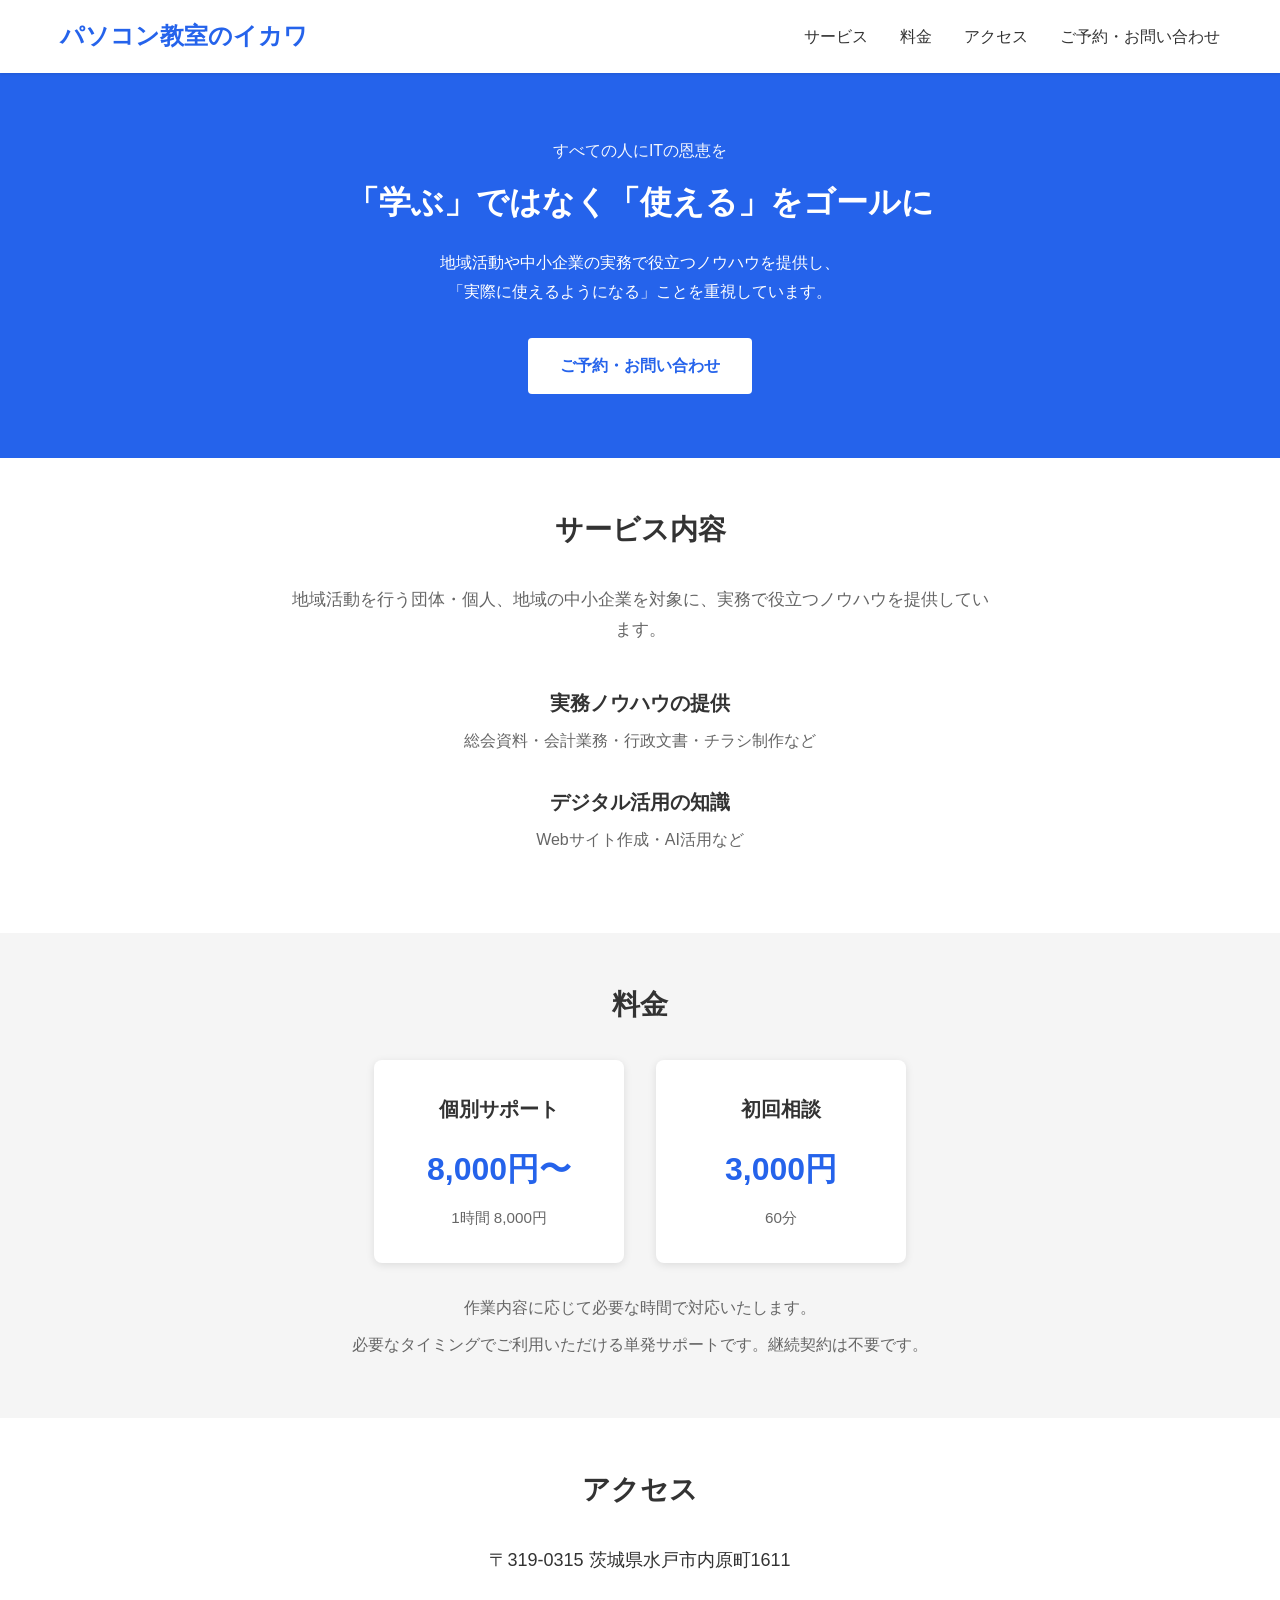
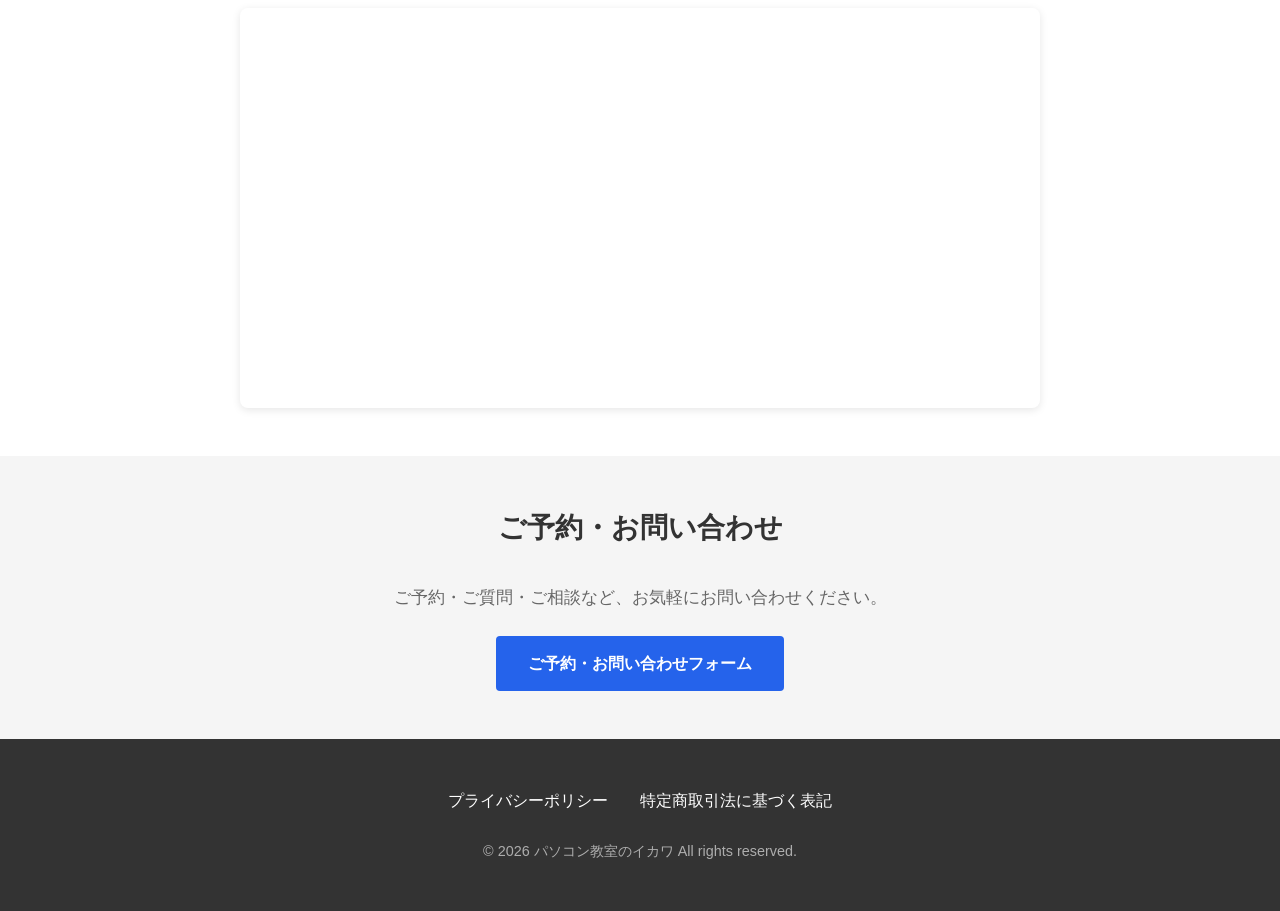
<file: index.html>
<!DOCTYPE html>
<html lang="ja">
<head>
    <!-- Google tag (gtag.js) -->
    <script async src="https://www.googletagmanager.com/gtag/js?id=G-86YF8F9W8H"></script>
    <script>
      window.dataLayer = window.dataLayer || [];
      function gtag(){dataLayer.push(arguments);}
      gtag('js', new Date());

      gtag('config', 'G-86YF8F9W8H');
    </script>
    
    <meta charset="UTF-8">
    <meta name="viewport" content="width=device-width, initial-scale=1.0">
    <meta name="description" content="水戸のパソコン教室。地域活動団体・中小企業向けに実務ノウハウ・デジタル活用の知識を提供。「学ぶ」ではなく「使える」をゴールに。">
    <meta name="keywords" content="水戸 パソコン教室, パソコン教室 水戸, パソコン教室 茨城">
    <title>水戸のパソコン教室｜パソコン教室のイカワ</title>
    
    <!-- OGP -->
    <meta property="og:type" content="website">
    <meta property="og:title" content="水戸のパソコン教室｜パソコン教室のイカワ">
    <meta property="og:description" content="水戸のパソコン教室。地域活動団体・中小企業向けに実務ノウハウ・デジタル活用の知識を提供。「学ぶ」ではなく「使える」をゴールに。">
    <meta property="og:url" content="https://school.ikaken.com/">
    <meta property="og:image" content="https://school.ikaken.com/img/ogp.png">
    <meta property="og:site_name" content="パソコン教室のイカワ">
    <meta property="og:locale" content="ja_JP">
    
    <!-- Twitter Card -->
    <meta name="twitter:card" content="summary_large_image">
    <meta name="twitter:title" content="水戸のパソコン教室｜パソコン教室のイカワ">
    <meta name="twitter:description" content="水戸のパソコン教室。地域活動団体・中小企業向けに実務ノウハウ・デジタル活用の知識を提供。「学ぶ」ではなく「使える」をゴールに。">
    <meta name="twitter:image" content="https://school.ikaken.com/img/ogp.png">
    
    <!-- Favicon -->
    <link rel="icon" type="image/png" href="img/favicon.png">
    <link rel="apple-touch-icon" href="img/favicon.png">
    
    <link rel="stylesheet" href="css/style.css">
    <script type="application/ld+json">
    {
        "@context": "https://schema.org",
        "@type": "LocalBusiness",
        "name": "パソコン教室のイカワ",
        "description": "地域活動団体・中小企業向けに実務ノウハウ・デジタル活用の知識を提供するパソコン教室",
        "url": "https://school.ikaken.com/",
        "telephone": "080-8147-3646",
        "email": "school@ikaken.com",
        "address": {
            "@type": "PostalAddress",
            "postalCode": "319-0315",
            "addressRegion": "茨城県",
            "addressLocality": "水戸市",
            "streetAddress": "内原町1611",
            "addressCountry": "JP"
        },
        "geo": {
            "@type": "GeoCoordinates",
            "latitude": 36.36317,
            "longitude": 140.35365
        },
        "priceRange": "¥3,000〜¥8,000",
        "areaServed": {
            "@type": "City",
            "name": "水戸市"
        }
    }
    </script>
</head>
<body>
    <a href="#main-content" class="skip-link">メインコンテンツへ</a>
    <header class="header" role="banner">
        <div class="container">
            <div class="header-content">
                <h1 class="logo"><a href="index.html">パソコン教室のイカワ</a></h1>
                <button class="hamburger" aria-label="メニューを開く" aria-expanded="false" aria-controls="main-nav">
                    <span></span>
                    <span></span>
                    <span></span>
                </button>
                <nav id="main-nav" class="nav" role="navigation" aria-label="メインナビゲーション">
                    <a href="#services">サービス</a>
                    <a href="#price">料金</a>
                    <a href="#access">アクセス</a>
                    <a href="#contact">ご予約・お問い合わせ</a>
                </nav>
            </div>
        </div>
    </header>
    <div class="overlay" aria-hidden="true"></div>

    <main id="main-content">
        <section class="hero">
        <div class="container">
            <div class="hero-content">
                <p class="hero-subtitle">すべての人にITの恩恵を</p>
                <h2 class="hero-title">「学ぶ」ではなく「使える」をゴールに</h2>
                <p class="hero-description">
                    地域活動や中小企業の実務で役立つノウハウを提供し、<br>
                    「実際に使えるようになる」ことを重視しています。
                </p>
                <a href="#contact" class="cta-button">ご予約・お問い合わせ</a>
            </div>
        </div>
        </section>

        <section id="services" class="services">
        <div class="container">
            <h2 class="section-title">サービス内容</h2>
            <p class="service-intro">地域活動を行う団体・個人、地域の中小企業を対象に、実務で役立つノウハウを提供しています。</p>
            <div class="service-list">
                <div class="service-item">
                    <h3>実務ノウハウの提供</h3>
                    <p>総会資料・会計業務・行政文書・チラシ制作など</p>
                </div>
                <div class="service-item">
                    <h3>デジタル活用の知識</h3>
                    <p>Webサイト作成・AI活用など</p>
                </div>
            </div>
        </div>
        </section>

        <section id="price" class="price">
        <div class="container">
            <h2 class="section-title">料金</h2>
            <div class="price-content">
                <div class="price-item">
                    <h3>個別サポート</h3>
                    <p class="price-amount">8,000円〜</p>
                    <p class="price-detail">1時間 8,000円</p>
                </div>
                <div class="price-item">
                    <h3>初回相談</h3>
                    <p class="price-amount">3,000円</p>
                    <p class="price-detail">60分</p>
                </div>
            </div>
            <div class="price-note">
                <p>作業内容に応じて必要な時間で対応いたします。</p>
                <p>必要なタイミングでご利用いただける単発サポートです。継続契約は不要です。</p>
            </div>
        </div>
        </section>

        <section id="access" class="location">
        <div class="container">
            <h2 class="section-title">アクセス</h2>
            <p class="location-address">〒319-0315 茨城県水戸市内原町1611</p>
            <div class="map-container">
                <iframe src="https://www.google.com/maps/embed?pb=!1m18!1m12!1m3!1d4396.821789097219!2d140.35365307666277!3d36.36317259221139!2m3!1f0!2f0!3f0!3m2!1i1024!2i768!4f13.1!3m3!1m2!1s0x602221f856a7766b%3A0xda258e96e2c7a5cc!2z44OR44K944Kz44Oz5pWZ5a6k44Gu44Kk44Kr44Ov!5e0!3m2!1sja!2sjp!4v1774710296313!5m2!1sja!2sjp" 
                        width="100%" 
                        height="400" 
                        style="border:0;" 
                        allowfullscreen="" 
                        loading="lazy" 
                        referrerpolicy="no-referrer-when-downgrade"
                        title="パソコン教室のイカワの地図">
                </iframe>
            </div>
        </div>
        </section>

        <section id="contact" class="contact">
        <div class="container">
            <h2 class="section-title">ご予約・お問い合わせ</h2>
            <p class="contact-description">ご予約・ご質問・ご相談など、お気軽にお問い合わせください。</p>
            <a href="https://forms.gle/MqpmaaXXNiVVbBvK9" class="cta-button contact-button" target="_blank" rel="noopener noreferrer">
                ご予約・お問い合わせフォーム
            </a>
        </div>
        </section>
    </main>

    <footer class="footer" role="contentinfo">
        <div class="container">
            <div class="footer-content">
                <div class="footer-links">
                    <a href="privacy.html">プライバシーポリシー</a>
                    <a href="legal.html">特定商取引法に基づく表記</a>
                </div>
                <p class="copyright">&copy; 2026 パソコン教室のイカワ All rights reserved.</p>
            </div>
        </div>
    </footer>

    <script src="js/script.js"></script>
</body>
</html>
</file>
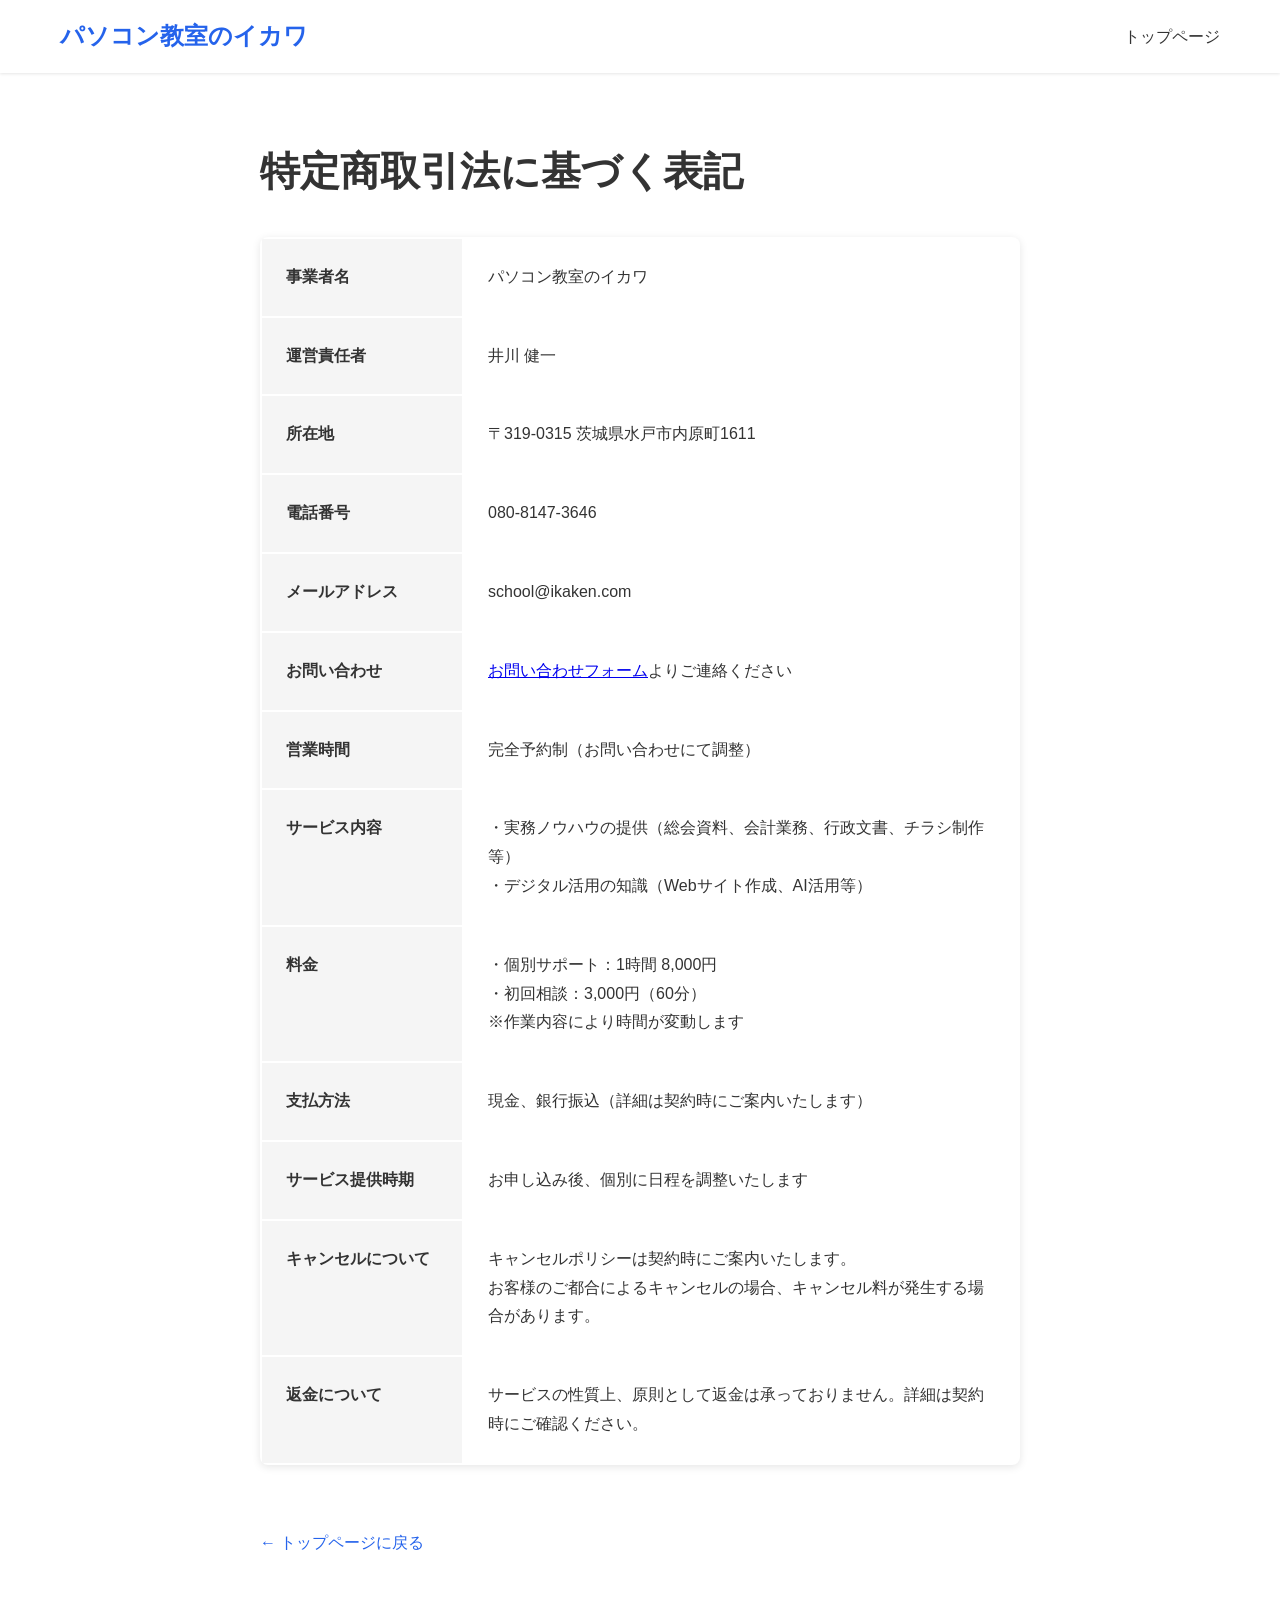
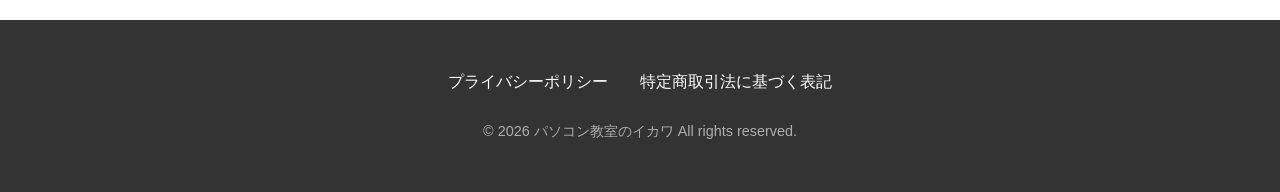
<file: legal.html>
<!DOCTYPE html>
<html lang="ja">
<head>
    <!-- Google tag (gtag.js) -->
    <script async src="https://www.googletagmanager.com/gtag/js?id=G-86YF8F9W8H"></script>
    <script>
      window.dataLayer = window.dataLayer || [];
      function gtag(){dataLayer.push(arguments);}
      gtag('js', new Date());

      gtag('config', 'G-86YF8F9W8H');
    </script>
    
    <meta charset="UTF-8">
    <meta name="viewport" content="width=device-width, initial-scale=1.0">
    <meta name="description" content="パソコン教室のイカワの特定商取引法に基づく表記。事業者情報、サービス内容、料金等をご案内いたします。">
    <title>特定商取引法に基づく表記｜パソコン教室のイカワ</title>
    
    <!-- Favicon -->
    <link rel="icon" type="image/png" href="img/favicon.png">
    <link rel="apple-touch-icon" href="img/favicon.png">
    
    <link rel="stylesheet" href="css/style.css">
    <style>
        .legal-container {
            max-width: 800px;
            margin: 0 auto;
            padding: 4rem 20px;
        }
        .legal-title {
            font-size: 2.5rem;
            font-weight: 700;
            margin-bottom: 2rem;
            color: var(--text-color);
        }
        .legal-table {
            width: 100%;
            background-color: #fff;
            border-radius: 8px;
            overflow: hidden;
            box-shadow: 0 2px 8px rgba(0, 0, 0, 0.1);
            margin-bottom: 2rem;
        }
        .legal-table tr {
            border-bottom: 1px solid var(--border-color);
        }
        .legal-table tr:last-child {
            border-bottom: none;
        }
        .legal-table th,
        .legal-table td {
            padding: 1.5rem;
            text-align: left;
            vertical-align: top;
        }
        .legal-table th {
            background-color: var(--bg-light);
            font-weight: 600;
            width: 200px;
            color: var(--text-color);
        }
        .legal-table td {
            color: var(--text-color);
            line-height: 1.8;
        }
        .back-link {
            display: inline-block;
            margin-top: 2rem;
            color: var(--primary-color);
            text-decoration: none;
            font-weight: 500;
        }
        .back-link:hover {
            text-decoration: underline;
        }
        @media (max-width: 768px) {
            .legal-table th {
                width: 120px;
                font-size: 0.9rem;
            }
            .legal-table th,
            .legal-table td {
                padding: 1rem;
            }
        }
    </style>
</head>
<body>
    <header class="header" role="banner">
        <div class="container">
            <div class="header-content">
                <h1 class="logo"><a href="index.html">パソコン教室のイカワ</a></h1>
                <nav class="nav">
                    <a href="index.html">トップページ</a>
                </nav>
            </div>
        </div>
    </header>

    <main>
    <div class="legal-container">
        <h1 class="legal-title">特定商取引法に基づく表記</h1>

        <table class="legal-table">
            <tr>
                <th>事業者名</th>
                <td>パソコン教室のイカワ</td>
            </tr>
            <tr>
                <th>運営責任者</th>
                <td>井川 健一</td>
            </tr>
            <tr>
                <th>所在地</th>
                <td>〒319-0315 茨城県水戸市内原町1611</td>
            </tr>
            <tr>
                <th>電話番号</th>
                <td>080-8147-3646</td>
            </tr>
            <tr>
                <th>メールアドレス</th>
                <td>school@ikaken.com</td>
            </tr>
            <tr>
                <th>お問い合わせ</th>
                <td><a href="https://forms.gle/MqpmaaXXNiVVbBvK9" target="_blank" rel="noopener noreferrer">お問い合わせフォーム</a>よりご連絡ください</td>
            </tr>
            <tr>
                <th>営業時間</th>
                <td>完全予約制（お問い合わせにて調整）</td>
            </tr>
            <tr>
                <th>サービス内容</th>
                <td>
                    ・実務ノウハウの提供（総会資料、会計業務、行政文書、チラシ制作等）<br>
                    ・デジタル活用の知識（Webサイト作成、AI活用等）
                </td>
            </tr>
            <tr>
                <th>料金</th>
                <td>
                    ・個別サポート：1時間 8,000円<br>
                    ・初回相談：3,000円（60分）<br>
                    ※作業内容により時間が変動します
                </td>
            </tr>
            <tr>
                <th>支払方法</th>
                <td>現金、銀行振込（詳細は契約時にご案内いたします）</td>
            </tr>
            <tr>
                <th>サービス提供時期</th>
                <td>お申し込み後、個別に日程を調整いたします</td>
            </tr>
            <tr>
                <th>キャンセルについて</th>
                <td>
                    キャンセルポリシーは契約時にご案内いたします。<br>
                    お客様のご都合によるキャンセルの場合、キャンセル料が発生する場合があります。
                </td>
            </tr>
            <tr>
                <th>返金について</th>
                <td>サービスの性質上、原則として返金は承っておりません。詳細は契約時にご確認ください。</td>
            </tr>
        </table>

        <a href="index.html" class="back-link">← トップページに戻る</a>
    </div>
    </main>

    <footer class="footer" role="contentinfo">
        <div class="container">
            <div class="footer-content">
                <div class="footer-links">
                    <a href="privacy.html">プライバシーポリシー</a>
                    <a href="legal.html">特定商取引法に基づく表記</a>
                </div>
                <p class="copyright">&copy; 2026 パソコン教室のイカワ All rights reserved.</p>
            </div>
        </div>
    </footer>
</body>
</html>
</file>
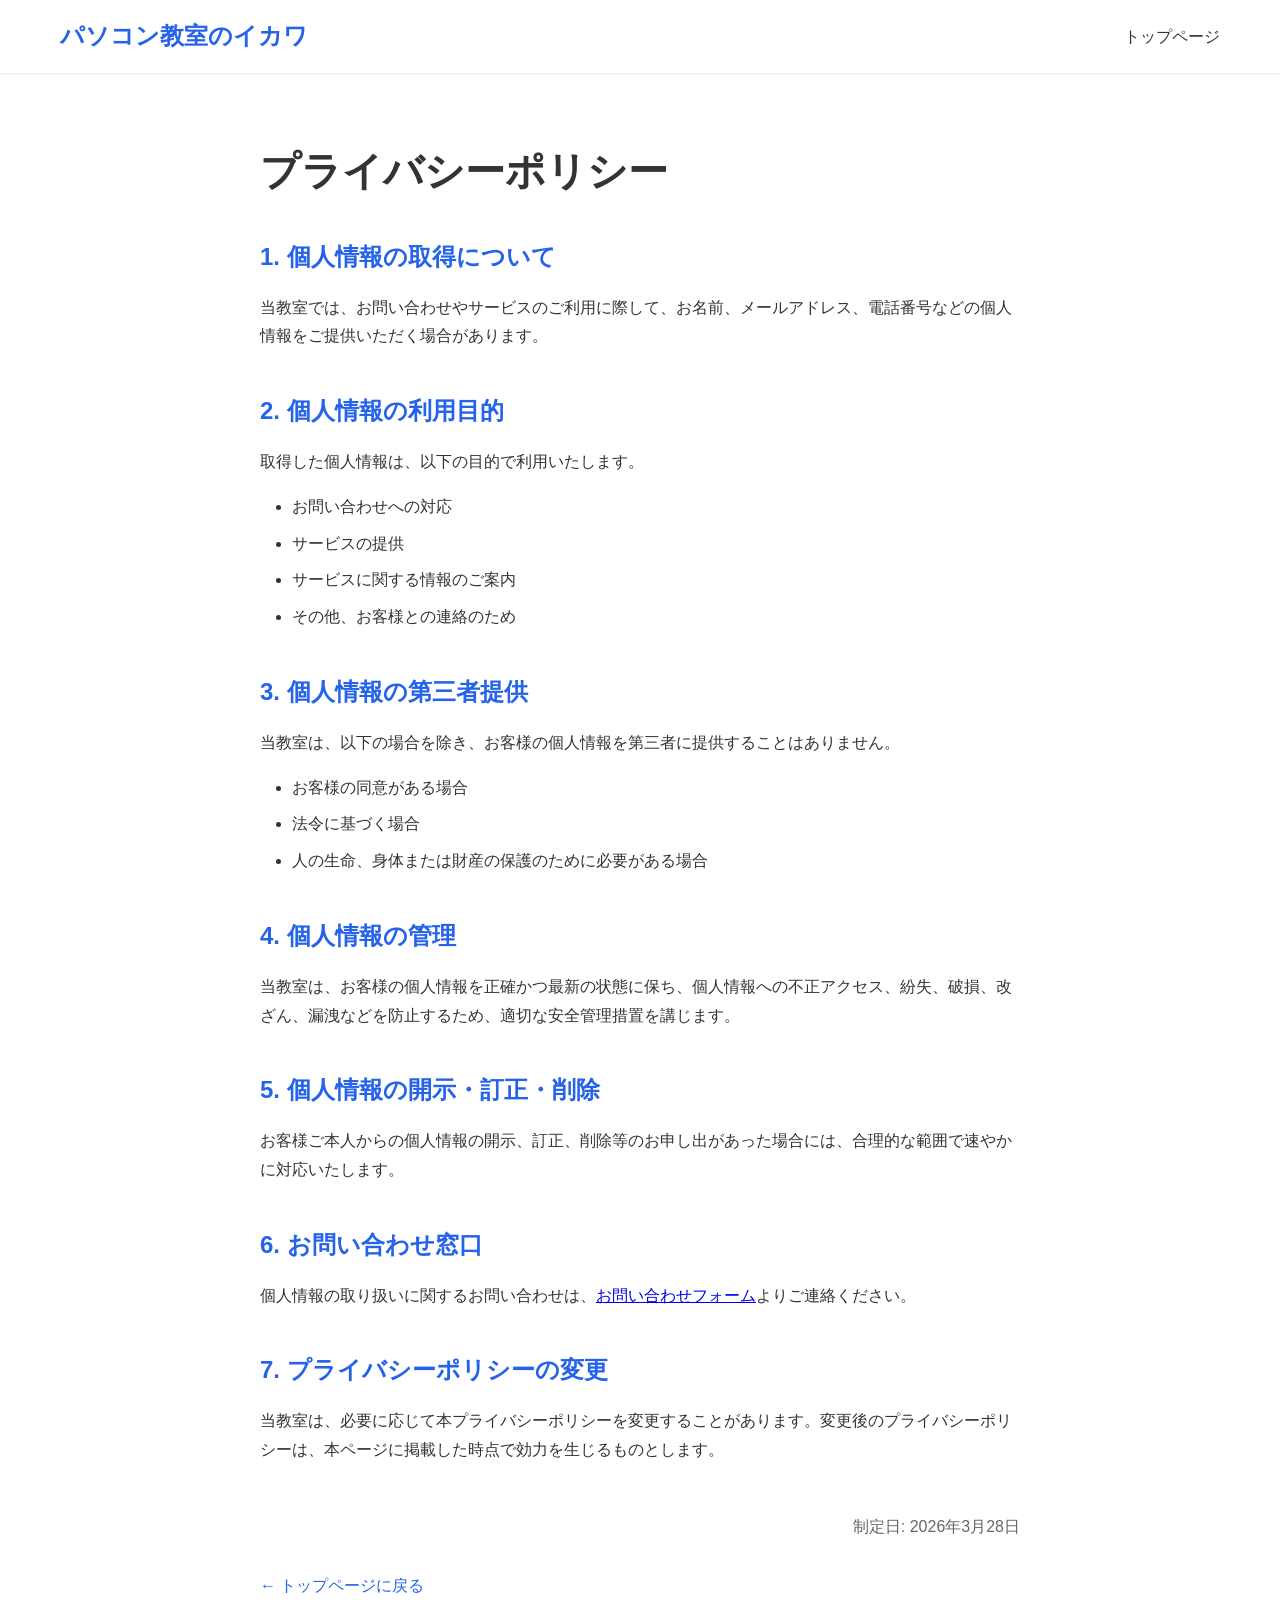
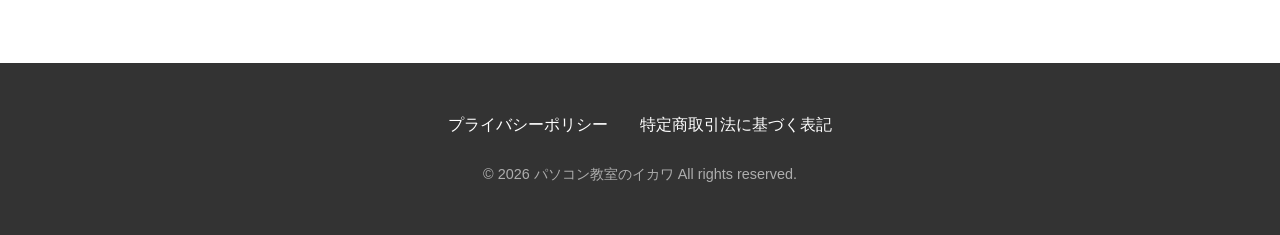
<file: privacy.html>
<!DOCTYPE html>
<html lang="ja">
<head>
    <!-- Google tag (gtag.js) -->
    <script async src="https://www.googletagmanager.com/gtag/js?id=G-86YF8F9W8H"></script>
    <script>
      window.dataLayer = window.dataLayer || [];
      function gtag(){dataLayer.push(arguments);}
      gtag('js', new Date());

      gtag('config', 'G-86YF8F9W8H');
    </script>
    
    <meta charset="UTF-8">
    <meta name="viewport" content="width=device-width, initial-scale=1.0">
    <meta name="description" content="パソコン教室のイカワのプライバシーポリシー。個人情報の取り扱いについてご案内いたします。">
    <title>プライバシーポリシー｜パソコン教室のイカワ</title>
    
    <!-- Favicon -->
    <link rel="icon" type="image/png" href="img/favicon.png">
    <link rel="apple-touch-icon" href="img/favicon.png">
    
    <link rel="stylesheet" href="css/style.css">
    <style>
        .privacy-container {
            max-width: 800px;
            margin: 0 auto;
            padding: 4rem 20px;
        }
        .privacy-title {
            font-size: 2.5rem;
            font-weight: 700;
            margin-bottom: 2rem;
            color: var(--text-color);
        }
        .privacy-section {
            margin-bottom: 2.5rem;
        }
        .privacy-section h2 {
            font-size: 1.5rem;
            font-weight: 600;
            margin-bottom: 1rem;
            color: var(--primary-color);
        }
        .privacy-section p,
        .privacy-section ul {
            color: var(--text-color);
            line-height: 1.8;
            margin-bottom: 1rem;
        }
        .privacy-section ul {
            padding-left: 2rem;
        }
        .privacy-section li {
            margin-bottom: 0.5rem;
        }
        .back-link {
            display: inline-block;
            margin-top: 2rem;
            color: var(--primary-color);
            text-decoration: none;
            font-weight: 500;
        }
        .back-link:hover {
            text-decoration: underline;
        }
    </style>
</head>
<body>
    <header class="header" role="banner">
        <div class="container">
            <div class="header-content">
                <h1 class="logo"><a href="index.html">パソコン教室のイカワ</a></h1>
                <nav class="nav">
                    <a href="index.html">トップページ</a>
                </nav>
            </div>
        </div>
    </header>

    <main>
    <div class="privacy-container">
        <h1 class="privacy-title">プライバシーポリシー</h1>

        <div class="privacy-section">
            <h2>1. 個人情報の取得について</h2>
            <p>当教室では、お問い合わせやサービスのご利用に際して、お名前、メールアドレス、電話番号などの個人情報をご提供いただく場合があります。</p>
        </div>

        <div class="privacy-section">
            <h2>2. 個人情報の利用目的</h2>
            <p>取得した個人情報は、以下の目的で利用いたします。</p>
            <ul>
                <li>お問い合わせへの対応</li>
                <li>サービスの提供</li>
                <li>サービスに関する情報のご案内</li>
                <li>その他、お客様との連絡のため</li>
            </ul>
        </div>

        <div class="privacy-section">
            <h2>3. 個人情報の第三者提供</h2>
            <p>当教室は、以下の場合を除き、お客様の個人情報を第三者に提供することはありません。</p>
            <ul>
                <li>お客様の同意がある場合</li>
                <li>法令に基づく場合</li>
                <li>人の生命、身体または財産の保護のために必要がある場合</li>
            </ul>
        </div>

        <div class="privacy-section">
            <h2>4. 個人情報の管理</h2>
            <p>当教室は、お客様の個人情報を正確かつ最新の状態に保ち、個人情報への不正アクセス、紛失、破損、改ざん、漏洩などを防止するため、適切な安全管理措置を講じます。</p>
        </div>

        <div class="privacy-section">
            <h2>5. 個人情報の開示・訂正・削除</h2>
            <p>お客様ご本人からの個人情報の開示、訂正、削除等のお申し出があった場合には、合理的な範囲で速やかに対応いたします。</p>
        </div>

        <div class="privacy-section">
            <h2>6. お問い合わせ窓口</h2>
            <p>個人情報の取り扱いに関するお問い合わせは、<a href="https://forms.gle/MqpmaaXXNiVVbBvK9" target="_blank" rel="noopener noreferrer">お問い合わせフォーム</a>よりご連絡ください。</p>
        </div>

        <div class="privacy-section">
            <h2>7. プライバシーポリシーの変更</h2>
            <p>当教室は、必要に応じて本プライバシーポリシーを変更することがあります。変更後のプライバシーポリシーは、本ページに掲載した時点で効力を生じるものとします。</p>
        </div>

        <p style="text-align: right; color: var(--text-light); margin-top: 3rem;">制定日: 2026年3月28日</p>

        <a href="index.html" class="back-link">← トップページに戻る</a>
    </div>
    </main>

    <footer class="footer" role="contentinfo">
        <div class="container">
            <div class="footer-content">
                <div class="footer-links">
                    <a href="privacy.html">プライバシーポリシー</a>
                    <a href="legal.html">特定商取引法に基づく表記</a>
                </div>
                <p class="copyright">&copy; 2026 パソコン教室のイカワ All rights reserved.</p>
            </div>
        </div>
    </footer>
</body>
</html>
</file>
<file: css/style.css>
:root {
    --primary-color: #2563eb;
    --text-color: #333;
    --text-light: #666;
    --bg-light: #f5f5f5;
    --border-color: #ddd;
}

* {
    margin: 0;
    padding: 0;
    box-sizing: border-box;
}

.skip-link {
    position: absolute;
    top: -100%;
    left: 0;
    background: var(--primary-color);
    color: white;
    padding: 0.75rem 1.5rem;
    z-index: 10000;
    text-decoration: none;
    font-weight: 600;
}

.skip-link:focus {
    top: 0;
}

body {
    font-family: -apple-system, BlinkMacSystemFont, "Segoe UI", "Hiragino Kaku Gothic ProN", "Hiragino Sans", Meiryo, sans-serif;
    color: var(--text-color);
    line-height: 1.7;
    background-color: #fff;
}

.container {
    max-width: 1200px;
    margin: 0 auto;
    padding: 0 20px;
}

.header {
    background-color: #fff;
    box-shadow: 0 1px 3px rgba(0, 0, 0, 0.1);
    position: sticky;
    top: 0;
    z-index: 1000;
}

.overlay {
    display: none;
    position: fixed;
    top: 0;
    left: 0;
    width: 100%;
    height: 100%;
    background-color: rgba(0, 0, 0, 0.5);
    z-index: 999;
}

.overlay.active {
    display: block;
}

.header-content {
    display: flex;
    justify-content: space-between;
    align-items: center;
    padding: 1rem 0;
}

.logo {
    font-size: 1.5rem;
    font-weight: 700;
    color: var(--primary-color);
}

.logo a {
    color: var(--primary-color);
    text-decoration: none;
    transition: opacity 0.3s;
}

.logo a:hover {
    opacity: 0.8;
}

.nav {
    display: flex;
    gap: 2rem;
}

.nav a {
    color: var(--text-color);
    text-decoration: none;
    font-weight: 500;
    transition: color 0.3s;
}

.nav a:hover {
    color: var(--primary-color);
}

.hamburger {
    display: none;
    flex-direction: column;
    gap: 5px;
    background: none;
    border: none;
    cursor: pointer;
    padding: 0.5rem;
    z-index: 1001;
}

.hamburger span {
    display: block;
    width: 25px;
    height: 3px;
    background-color: var(--primary-color);
    transition: all 0.3s ease;
}

.hamburger.active span:nth-child(1) {
    transform: rotate(45deg) translate(7px, 7px);
}

.hamburger.active span:nth-child(2) {
    opacity: 0;
}

.hamburger.active span:nth-child(3) {
    transform: rotate(-45deg) translate(7px, -7px);
}

.hero {
    background-color: var(--primary-color);
    color: white;
    padding: 4rem 0;
    text-align: center;
}

.hero-content {
    max-width: 800px;
    margin: 0 auto;
}

.hero-subtitle {
    font-size: 1rem;
    margin-bottom: 1rem;
    opacity: 0.95;
}

.hero-title {
    font-size: 2rem;
    font-weight: 700;
    margin-bottom: 1.5rem;
    line-height: 1.4;
}

.hero-description {
    font-size: 1rem;
    margin-bottom: 2rem;
    line-height: 1.8;
}

.cta-button {
    display: inline-block;
    background-color: white;
    color: var(--primary-color);
    padding: 0.875rem 2rem;
    border-radius: 4px;
    text-decoration: none;
    font-weight: 600;
    transition: opacity 0.3s;
}

.cta-button:hover {
    opacity: 0.9;
}

.section-title {
    font-size: 1.75rem;
    font-weight: 700;
    text-align: center;
    margin-bottom: 2rem;
    color: var(--text-color);
}

.services {
    padding: 3rem 0;
}

.service-intro {
    text-align: center;
    max-width: 700px;
    margin: 0 auto 2.5rem;
    color: var(--text-light);
    font-size: 1.05rem;
    line-height: 1.8;
}

.service-list {
    max-width: 600px;
    margin: 0 auto;
}

.service-item {
    margin-bottom: 2rem;
    text-align: center;
}

.service-item h3 {
    font-size: 1.25rem;
    margin-bottom: 0.5rem;
    color: var(--text-color);
}

.service-item p {
    color: var(--text-light);
    line-height: 1.6;
}

.price {
    padding: 3rem 0;
    background-color: var(--bg-light);
}

.price-content {
    display: flex;
    justify-content: center;
    gap: 2rem;
    margin-bottom: 2rem;
    flex-wrap: wrap;
}

.price-item {
    background-color: white;
    padding: 2rem;
    border-radius: 8px;
    text-align: center;
    min-width: 250px;
    box-shadow: 0 2px 8px rgba(0, 0, 0, 0.1);
}

.price-item h3 {
    font-size: 1.25rem;
    margin-bottom: 1rem;
    color: var(--text-color);
}

.price-amount {
    font-size: 2rem;
    font-weight: 700;
    color: var(--primary-color);
    margin-bottom: 0.5rem;
}

.price-detail {
    color: var(--text-light);
    font-size: 0.95rem;
}

.price-note {
    max-width: 600px;
    margin: 0 auto;
    text-align: center;
    color: var(--text-light);
}

.price-note p {
    margin-bottom: 0.75rem;
    line-height: 1.6;
}

.location {
    padding: 3rem 0;
    text-align: center;
}

.location-address {
    font-size: 1.125rem;
    color: var(--text-color);
    margin-bottom: 2rem;
}

.map-container {
    max-width: 800px;
    margin: 0 auto;
    border-radius: 8px;
    overflow: hidden;
    box-shadow: 0 2px 8px rgba(0, 0, 0, 0.1);
}

.map-container iframe {
    display: block;
}

.contact {
    padding: 3rem 0;
    text-align: center;
    background-color: var(--bg-light);
}

.footer {
    background-color: var(--text-color);
    color: white;
    padding: 3rem 0;
}

.footer-content {
    text-align: center;
}

.footer-links {
    display: flex;
    justify-content: center;
    gap: 2rem;
    margin-bottom: 1.5rem;
}

.footer-links a {
    color: white;
    text-decoration: none;
    transition: opacity 0.3s;
}

.footer-links a:hover {
    opacity: 0.7;
}

.copyright {
    color: rgba(255, 255, 255, 0.6);
    font-size: 0.9rem;
}

.contact-description {
    text-align: center;
    color: var(--text-light);
    margin-bottom: 1.5rem;
    font-size: 1.05rem;
}

.contact-button {
    background-color: var(--primary-color);
    color: white;
}

.contact-button:hover {
    opacity: 0.9;
}

@media (max-width: 768px) {
    .hamburger {
        display: flex;
    }

    .nav {
        position: fixed;
        top: 0;
        right: -100%;
        width: 70%;
        max-width: 300px;
        height: 100vh;
        background-color: white;
        flex-direction: column;
        gap: 0;
        padding: 5rem 0 2rem;
        box-shadow: -2px 0 10px rgba(0, 0, 0, 0.1);
        transition: right 0.3s ease;
        z-index: 1002;
    }

    .nav.active {
        right: 0;
    }

    .nav a {
        padding: 1.25rem 2rem;
        border-bottom: 1px solid var(--border-color);
        text-align: left;
    }

    .nav a:last-child {
        border-bottom: none;
    }

    .logo {
        font-size: 1.25rem;
    }

    .hero-subtitle {
        font-size: 0.9rem;
    }

    .hero-title {
        font-size: 1.5rem;
    }

    .section-title {
        font-size: 1.5rem;
    }

    .price-content {
        flex-direction: column;
        align-items: center;
    }

    .price-item {
        width: 100%;
        max-width: 300px;
    }

    .location-address {
        font-size: 1rem;
    }

    .footer-links {
        flex-direction: column;
        gap: 1rem;
    }
}
</file>
